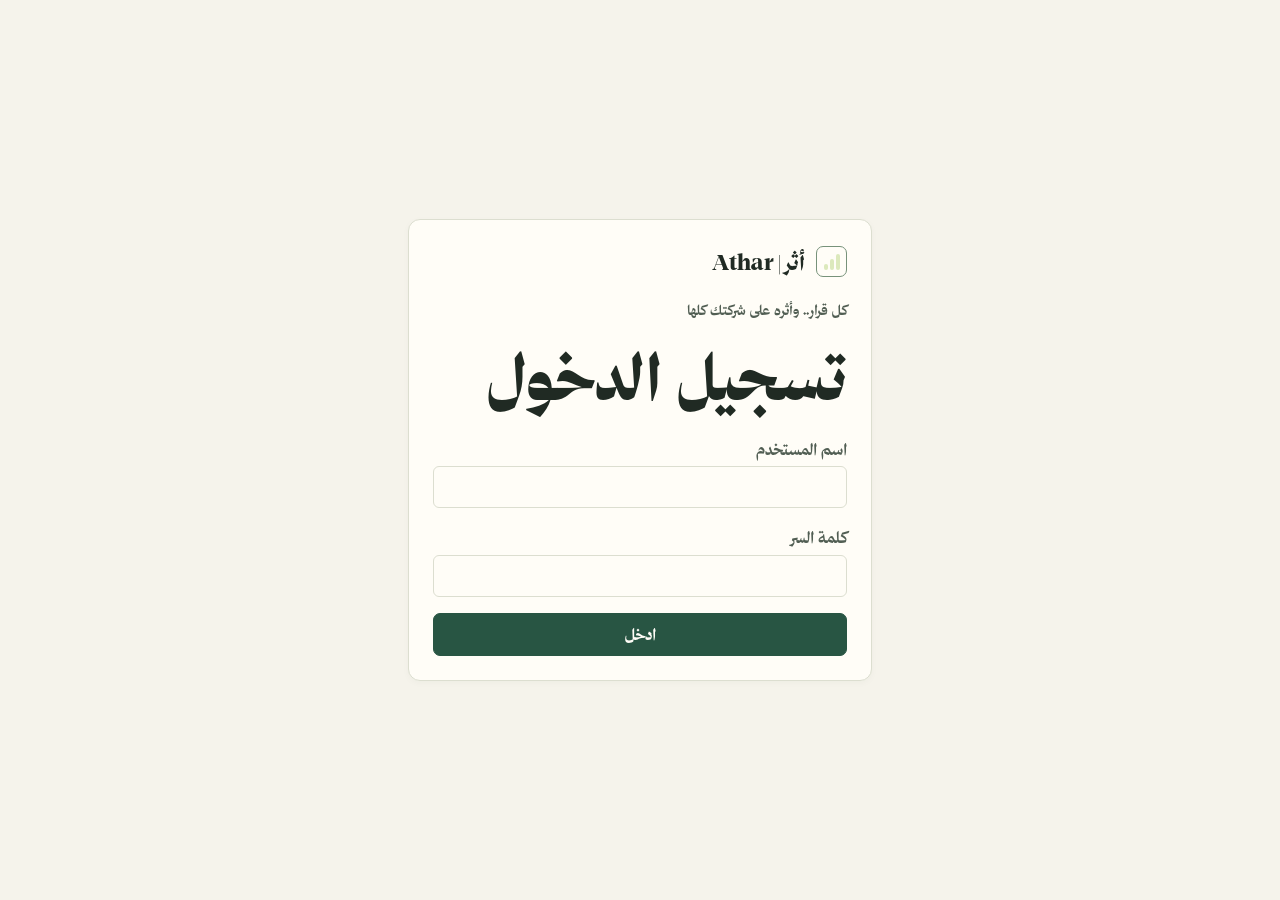
<file: static/login.html>
<!doctype html>
<html lang="ar" dir="rtl" data-theme="light">
<head>
    <meta charset="utf-8">
    <meta name="viewport" content="width=device-width, initial-scale=1">
    <link rel="icon" href="data:,">
    <title>تسجيل الدخول · أثر | Athar</title>
    <link rel="stylesheet" href="/static/css/app.css">
    <link rel="stylesheet" href="/static/css/access.css">
    <script defer src="/static/js/login.js"></script>
</head>
<body class="access-shell">
    <main class="card access-card stack">
        <div class="access-heading">
            <p class="brand"><span class="brand-mark" aria-hidden="true"><i></i><i></i><i></i></span> أثر | Athar</p>
            <p class="brand-tagline">كل قرار.. وأثره على شركتك كلها</p>
            <h1>تسجيل الدخول</h1>
        </div>
        <form id="login-form" method="post" class="stack">
            <label class="field" for="username">اسم المستخدم
                <input id="username" name="username" autocomplete="username" maxlength="80" required dir="auto">
            </label>
            <label class="field" for="password">كلمة السر
                <input id="password" name="password" type="password" autocomplete="current-password" maxlength="256" required dir="auto">
            </label>
            <p class="notice error" id="login-error" role="alert" hidden></p>
            <button class="button primary" type="submit">ادخل</button>
        </form>
    </main>
</body>
</html>
</file>
<file: static/css/app.css>
@font-face {
    font-family: "Thmanyah Serif Text";
    src: url("../fonts/ThmanyahSerifText-Bold.otf") format("opentype");
    font-weight: 400 700;
    font-display: block;
}
@font-face {
    font-family: "Thmanyah Serif Text";
    src: url("../fonts/ThmanyahSerifText-Black.otf") format("opentype");
    font-weight: 900;
    font-display: block;
}
@font-face {
    font-family: "Thmanyah Serif Display";
    src: url("../fonts/ThmanyahSerifDisplay-Bold.otf") format("opentype");
    font-weight: 700;
    font-display: block;
}
@font-face {
    font-family: "Thmanyah Serif Display";
    src: url("../fonts/ThmanyahSerifDisplay-Black.otf") format("opentype");
    font-weight: 900;
    font-display: block;
}

:root {
    color-scheme: light;
    --canvas: #f5f3eb;
    --paper: #fffdf7;
    --inset: #f1f2e8;
    --line: #dcded0;
    --ink: #202a23;
    --muted: #515e53;
    --accent: #285543;
    --accent-ink: #fffdf7;
    --success: #234c3a;
    --success-bg: #e8efe4;
    --error: #842d24;
    --error-bg: #faece6;
    --rail: #19372d;
    --rail-ink: #f6f5e6;
    --rail-active: #dce9bc;
    --shadow: 0 2px 7px #28362c08;
}
:root[data-theme="dark"] {
    color-scheme: dark;
    --canvas: #171e19;
    --paper: #202923;
    --inset: #26332a;
    --line: #3d4c40;
    --ink: #f2f3e7;
    --muted: #bcc8ba;
    --accent: #c5dca9;
    --accent-ink: #19372d;
    --success: #d2e9b7;
    --success-bg: #293c2b;
    --error: #fac0b4;
    --error-bg: #472b28;
    --rail: #131f18;
    --rail-ink: #f1f4e6;
    --rail-active: #c5dca9;
    --shadow: none;
}

* { box-sizing: border-box; }
[x-cloak] { display: none !important; }
body {
    margin: 0;
    background: var(--canvas);
    color: var(--ink);
    font-family: "Thmanyah Serif Text";
    font-size: 16px;
    line-height: 1.65;
}
a { color: inherit; }
button, input, select { font: inherit; color: inherit; }
button, select, summary { cursor: pointer; }
:focus-visible { outline: 2px solid var(--accent); outline-offset: 4px; }
h1, h2, h3, p, dl { margin: 0; }
h1, h2 { font-family: "Thmanyah Serif Display"; font-weight: 900; line-height: 1.35; }
h1 { font-size: clamp(2.7rem, 5vw, 4rem); }
h2 { font-size: 1.6rem; }
h3 { font-size: 1.08rem; font-weight: 900; }
p { color: var(--muted); }
.skip-link {
    position: fixed;
    z-index: 2;
    inset-block-start: 10px;
    inset-inline-start: 12px;
    padding: 8px 12px;
    clip-path: inset(50%);
    overflow: hidden;
    background: var(--paper);
}
.skip-link:focus { clip-path: none; }

.workspace { display: grid; min-height: 100vh; grid-template-columns: 214px minmax(0, 1fr); }
.sidebar { padding: 31px 16px; background: var(--rail); color: var(--rail-ink); }
.sidebar :focus-visible { outline-color: var(--rail-active); }
.brand {
    display: flex;
    align-items: center;
    gap: 11px;
    padding-inline: 8px;
    font-family: "Thmanyah Serif Display";
    font-size: 1.35rem;
    font-weight: 900;
    text-decoration: none;
    white-space: nowrap;
}
.brand-mark {
    width: 31px;
    height: 31px;
    flex: 0 0 31px;
    display: flex;
    align-items: end;
    justify-content: center;
    gap: 2px;
    padding: 6px;
    border: 1px solid #77927a;
    border-radius: 7px;
    direction: ltr;
}
.brand-mark i { display: block; width: 4px; background: var(--rail-active); border-radius: 2px; }
.brand-mark i:nth-child(1) { height: 6px; }
.brand-mark i:nth-child(2) { height: 11px; }
.brand-mark i:nth-child(3) { height: 16px; }
.sidebar nav { display: grid; gap: 4px; margin-block-start: 41px; }
.sidebar nav a {
    padding: 9px 12px;
    text-decoration: none;
    border-radius: 6px;
    white-space: nowrap;
    font-size: .95rem;
}
.sidebar nav a:hover { background: #ffffff14; }
.sidebar nav a[aria-current="page"] { background: var(--rail-active); color: #19372d; font-weight: 900; }

.topbar {
    min-height: 80px;
    padding: 14px clamp(18px, 4vw, 64px);
    display: flex;
    align-items: center;
    justify-content: space-between;
    gap: 12px;
    border-bottom: 1px solid var(--line);
    background: var(--paper);
}
.company-control { display: flex; align-items: center; gap: 12px; }
.company-control label { color: var(--muted); }
input:not([type="range"]):not([type="file"]), select, .theme-button {
    min-width: 0;
    padding: 7px 11px;
    border: 1px solid var(--line);
    border-radius: 6px;
    background: var(--paper);
}
.theme-button { display: inline-flex; align-items: center; gap: 7px; white-space: nowrap; }
.theme-icon { display: block; width: 12px; height: 12px; border-radius: 50%; box-shadow: 3px -2px 0 0 var(--accent); }

main { max-width: 1370px; margin-inline: auto; padding: 38px clamp(18px, 4vw, 64px) 54px; }
.page-title { display: flex; align-items: end; justify-content: space-between; gap: 12px 20px; margin-bottom: 28px; }
.page-title p { margin-top: 5px; }
.page-title .sector { border-block-end: 2px solid var(--accent); color: var(--accent); padding: 0 4px 4px; }
.data-grid { display: grid; grid-template-columns: minmax(0, 1.3fr) minmax(0, 1fr); gap: 18px; align-items: stretch; }
.card { min-width: 0; padding: 22px 24px; border: 1px solid var(--line); border-radius: 12px; background: var(--paper); box-shadow: var(--shadow); }
.card h2 { margin-bottom: 13px; }
.demo-action {
    display: flex;
    align-items: center;
    justify-content: space-between;
    gap: 12px;
    padding: 14px;
    border-radius: 8px;
    background: var(--inset);
}
.demo-action p { font-size: .88rem; }
.button { padding: 8px 13px; border: 1px solid var(--accent); border-radius: 7px; }
.button:not(:disabled):hover { filter: brightness(.92); }
.button:disabled { opacity: .48; cursor: default; }
.primary { background: var(--accent); color: var(--accent-ink); }
.secondary { background: var(--paper); color: var(--accent); }
.upload-form { display: grid; grid-template-columns: minmax(0, 1fr) auto; gap: 8px; margin-top: 17px; }
.upload-form h3 { grid-column: 1 / -1; }
.file-picker {
    position: relative;
    display: grid;
    align-items: center;
    padding: 7px 11px;
    border: 1px dashed var(--accent);
    border-radius: 6px;
    color: var(--accent);
}
.file-picker:focus-within { outline: 2px solid var(--accent); outline-offset: 2px; }
.file-label { overflow: hidden; text-overflow: ellipsis; white-space: nowrap; }
.file-picker input { position: absolute; inset: 0; opacity: 0; inline-size: 100%; cursor: pointer; }
.template-links { margin-top: 14px; border-block-start: 1px solid var(--line); }
.template-links a {
    display: flex;
    justify-content: space-between;
    align-items: center;
    gap: 12px;
    border-bottom: 1px solid var(--line);
    padding: 8px 0;
    color: var(--accent);
    text-underline-offset: 4px;
}
.template-links bdi { flex-shrink: 0; font-size: .87rem; }
details { margin-block-start: 12px; color: var(--muted); font-size: .9rem; }
details p { margin-top: 6px; }
details ul { margin-block-end: 0; }
.notice, .validation-card, .active-card { margin-top: 18px; }
.notice { padding: 10px 14px; border-radius: 6px; }
.error { background: var(--error-bg); color: var(--error); }
.success { background: var(--success-bg); color: var(--success); }
.active-title { display: flex; align-items: start; justify-content: space-between; gap: 12px; }
.active-title h2 { margin-bottom: 3px; }
.active-title p { overflow-wrap: anywhere; }
.status {
    display: inline-flex;
    align-items: center;
    gap: 6px;
    padding: 2px 9px;
    border-radius: 6px;
    background: var(--success-bg);
    color: var(--success);
    white-space: nowrap;
    font-size: .87rem;
}
.status i { width: 6px; height: 6px; border-radius: 50%; background: currentColor; }
.metrics { display: flex; flex-wrap: wrap; gap: 12px 0; margin-top: 16px; border-top: 1px solid var(--line); padding-top: 16px; }
.metrics div { flex: 1 0 130px; padding-inline: 13px; border-inline-start: 1px solid var(--line); }
.metrics dt { color: var(--muted); font-size: .92rem; }
.metrics dd { margin: 0; font-size: 1.55rem; line-height: 1.25; font-weight: 900; }
.table-scroll { overflow-x: auto; }
table { width: 100%; border-collapse: collapse; text-align: start; }
th, td { text-align: start; padding: 8px 10px; border-bottom: 1px solid var(--line); }
th { background: var(--inset); white-space: nowrap; }
.validation-card h2 { color: var(--error); }
.model-form { margin-top: 18px; }
.model-form > .button { margin-top: 18px; }
.model-side { display: grid; gap: 18px; }
.fields, .rules { display: grid; gap: 10px; }
.fields label, .rule {
    display: grid;
    grid-template-columns: minmax(0, 1fr) minmax(74px, .75fr);
    gap: 10px;
    align-items: center;
}
.rule .status { justify-self: start; }
.slider { display: grid; grid-template-columns: 1fr auto; align-items: center; gap: 2px 10px; }
.slider input { grid-column: 1 / -1; width: 100%; accent-color: var(--accent); }

@media (max-width: 1050px) {
    .demo-action { align-items: start; flex-direction: column; }
}
@media (max-width: 780px) {
    .workspace, .data-grid { grid-template-columns: minmax(0, 1fr); }
    .sidebar { padding: 12px 16px; }
    .sidebar nav { display: flex; overflow-x: auto; margin-top: 12px; }
    .topbar { min-height: 62px; }
    main { padding-block-start: 25px; }
    .demo-action { flex-direction: row; align-items: center; }
}
@media (max-width: 470px) {
    .topbar { flex-wrap: wrap; }
    .page-title { flex-wrap: wrap; }
    .card { padding: 17px; }
    .demo-action { flex-direction: column; align-items: start; }
    .active-title { flex-wrap: wrap; }
}

:root {
    --space-1: 4px;
    --space-2: 8px;
    --space-3: 12px;
    --space-4: 16px;
    --space-5: 24px;
    --space-6: 32px;
    --space-7: 48px;
    --radius: 12px;
    --chart-main: #286d59;
    --chart-reference: #98a38d;
    --chart-band: #286d5926;
    --chart-danger: #ae372d;
    --series-1: #467968;
    --series-2: #9c743c;
    --series-3: #697d2f;
    --series-4: #557d97;
    --series-5: #985f77;
    --series-6: #855c43;
}
:root[data-theme="dark"] {
    --chart-main: #aad69d;
    --chart-reference: #80978a;
    --chart-band: #aad69d30;
    --chart-danger: #ff9a87;
    --series-1: #84bcab;
    --series-2: #e4b16b;
    --series-3: #b5c970;
    --series-4: #90b9d4;
    --series-5: #d8a2bd;
    --series-6: #d9a284;
}

body { font-synthesis: none; }
:where(button, select, input, textarea) { max-inline-size: 100%; }
textarea { font: inherit; color: inherit; padding: var(--space-2) var(--space-3); border: 1px solid var(--line); border-radius: 6px; background: var(--paper); resize: vertical; }
small { font-size: .85rem; color: var(--muted); }
summary, .text-button { color: var(--accent); }
.button { display: inline-flex; justify-content: center; align-items: center; text-decoration: none; line-height: 1.55; min-block-size: 42px; }
.brand { padding-block-end: var(--space-5); border-block-end: 1px solid #ffffff24; }
.brand-tagline { margin-block: var(--space-2) 0; font-size: 0.875rem; }
.sidebar .brand-tagline { color: var(--rail-ink); }
.sidebar nav { margin-block-start: var(--space-5); gap: var(--space-5); }
.nav-group { display: grid; gap: var(--space-1); }
.nav-group p { padding-inline: var(--space-3); color: #bfceba; font-size: .82rem; margin-block-end: var(--space-1); }
.sidebar nav a { border-inline-start: 2px solid transparent; }
.sidebar nav a[aria-current="page"] { border-inline-start-color: #87a05f; }
.topbar { padding-inline: clamp(18px, 3.3vw, 52px); }
main { padding-inline: clamp(18px, 3.3vw, 52px); }
.page-title { align-items: end; gap: var(--space-4) var(--space-5); margin-block-end: var(--space-6); }
.page-title h1 { font-size: clamp(2.15rem, 4vw, 3.4rem); letter-spacing: 0; }
.page-title .context { color: var(--accent); margin-block: 0 var(--space-1); }
.page-title > .button { flex-shrink: 0; }
.card { padding: var(--space-5); border-radius: var(--radius); }
.card-heading, .snapshot {
    display: flex; align-items: center; justify-content: space-between; flex-wrap: wrap;
    gap: var(--space-3) var(--space-5);
}
.card-heading { margin-block-end: var(--space-4); }
.card-heading h2, .snapshot h2 { margin-block-end: var(--space-1); }
.card-heading p, .snapshot p, .kpi-detail, .secondary-text { font-size: .91rem; }
.snapshot { padding: var(--space-4) var(--space-5); background: var(--inset); border: 1px solid var(--line); border-radius: var(--radius); }
.snapshot-info { border-inline-start: 3px solid var(--chart-main); padding-inline-start: var(--space-3); }
.snapshot h2 { font-size: 1.27rem; }
.stack { display: grid; grid-template-columns: minmax(0, 1fr); gap: var(--space-4); }
.split-grid { display: grid; grid-template-columns: minmax(0, 1.35fr) minmax(0, 1fr); gap: var(--space-4); align-items: start; }
.actions { display: flex; align-items: center; flex-wrap: wrap; gap: var(--space-2); }
.spaced { margin-block-start: var(--space-4); }
.chip { border-color: var(--line); background: var(--inset); color: var(--accent); padding: 5px 10px; min-block-size: 36px; font-size: .88rem; }
.empty { padding: var(--space-5); border: 1px dashed var(--line); border-radius: var(--radius); background: var(--inset); color: var(--muted); }
.empty h2 { color: var(--ink); margin-block-end: var(--space-2); }
.empty .button { margin-block-start: var(--space-3); }
.notice { background: var(--inset); color: var(--ink); overflow-wrap: anywhere; }
.notice p { color: inherit; }
.notice.error, .status.error { background: var(--error-bg); color: var(--error); }
.notice.success { background: var(--success-bg); color: var(--success); }
.page-feedback { margin-block: 0 var(--space-4); }
.toast { position: fixed; z-index: 5; inset-inline-end: var(--space-4); inset-block-end: var(--space-4); max-inline-size: min(420px, calc(100% - 32px)); box-shadow: 0 4px 22px #0003; }
.status.neutral { background: var(--inset); color: var(--muted); border: 1px solid var(--line); }
.kpi-grid { display: grid; grid-template-columns: repeat(4, minmax(0, 1fr)); gap: var(--space-3); }
.kpi { padding: var(--space-4); border-block-start: 3px solid var(--chart-main); }
.kpi h3 { color: var(--muted); }
.kpi-value { font-size: clamp(1.35rem, 2.9vw, 2.45rem); font-weight: 900; line-height: 1.35; margin-block: var(--space-2); overflow-wrap: anywhere; }
.kpi-detail { display: flex; align-items: center; justify-content: space-between; gap: var(--space-1); flex-wrap: wrap; }
.kpi-detail > span:first-child { color: var(--muted); }
.insight { background: var(--inset); }
.insight > p { max-inline-size: 65ch; line-height: 1.85; }
.chart { position: relative; block-size: 290px; min-inline-size: 0; }
.chart.compact { block-size: 275px; }
.chart.mini { block-size: 220px; margin-block-start: var(--space-3); }
.chart-key { display: inline-flex; align-items: center; gap: var(--space-2); font-size: .87rem; color: var(--muted); }
.chart-key i { display: block; inline-size: 3px; block-size: 15px; background: var(--chart-danger); border-radius: 1px; }
.chart-scroll { overflow-x: auto; }
.chart-scroll > .gantt { min-inline-size: 535px; }
.chart-scroll > .production-plan { min-inline-size: 600px; }
.table-scroll { border-radius: 8px; }
.table-scroll + * { margin-block-start: var(--space-3); }
.numeric-table { min-inline-size: 390px; }
.plans-table { min-inline-size: 560px; }
.plans-table td:last-child { min-inline-size: 150px; }
th, td { padding: 10px var(--space-3); vertical-align: top; }
tbody th { background: transparent; white-space: normal; }
tbody tr:nth-child(even) { background: color-mix(in srgb, var(--inset) 50%, var(--paper)); }
tbody tr:last-child > * { border-block-end: 0; }
.audit-scroll { max-block-size: 380px; }
.audit-scroll thead { position: sticky; inset-block-start: 0; background: var(--inset); }
.select-control { display: flex; align-items: center; flex-wrap: wrap; gap: var(--space-2); max-inline-size: 100%; }
.field-group { display: grid; grid-template-columns: repeat(2, minmax(0, 1fr)); gap: var(--space-3); }
.field { display: grid; gap: var(--space-1); min-inline-size: 0; color: var(--muted); }
.field-wide { grid-column: 1 / -1; }
.change-fields { margin: 0; border: 1px solid var(--line); border-radius: 8px; padding: var(--space-3); min-inline-size: 0; }
.change-fields legend { padding-inline: var(--space-2); color: var(--muted); }
.text-button { background: transparent; border: 0; text-decoration: underline; text-underline-offset: 3px; padding: 0; }
.change-fields .text-button { margin-block-start: var(--space-2); }
.presets { margin-block-end: var(--space-3); }
.change-summary { margin: 0; padding-inline-start: var(--space-5); }
.risk-grid { display: grid; grid-template-columns: repeat(2, minmax(0, 1fr)); gap: var(--space-2); margin-block-start: var(--space-4); }
.risk-grid div { background: var(--paper); padding: var(--space-2) var(--space-3); border: 1px solid var(--line); border-radius: 8px; }
.risk-grid dt { font-size: .82rem; color: var(--muted); }
.risk-grid dd { margin: 0; font-size: 1.4rem; font-weight: 900; }
.chat-panel { max-inline-size: 980px; }
.thread { display: flex; flex-direction: column; gap: var(--space-4); min-block-size: 190px; max-block-size: 480px; overflow-y: auto; padding: var(--space-4); background: var(--inset); border-radius: var(--radius); margin-block-end: var(--space-4); }
.bubble { align-self: start; padding: var(--space-3) var(--space-4); border-radius: 8px 8px 2px 8px; background: var(--accent); color: var(--accent-ink); max-inline-size: 87%; }
.bubble p { color: inherit; white-space: pre-wrap; overflow-wrap: anywhere; text-align: start; }
.bubble h3 { font-size: .82rem; opacity: .86; }
.bubble.assistant { max-inline-size: min(90%, 76ch); align-self: end; background: var(--paper); color: var(--ink); border: 1px solid var(--line); border-radius: 8px 8px 8px 2px; }
.compose { display: grid; grid-template-columns: minmax(0, 1fr) auto; gap: var(--space-2); }
.calibrations { margin-block-start: var(--space-3); }
.calibrations div { display: flex; justify-content: space-between; gap: var(--space-3); padding-block: var(--space-2); border-block-end: 1px solid var(--line); }
.calibrations dd { margin: 0; }
.visually-hidden { position: absolute; inline-size: 1px; block-size: 1px; margin: -1px; overflow: hidden; clip-path: inset(50%); }

@media (max-width: 1050px) {
    .kpi-grid { grid-template-columns: repeat(2, minmax(0, 1fr)); }
    .split-grid { grid-template-columns: minmax(0, 1fr); }
}
@media (max-width: 780px) {
    .brand { padding-block-end: var(--space-2); }
    .sidebar nav {
        display: grid;
        grid-template-columns: repeat(3, minmax(0, 1fr));
        gap: var(--space-1);
        margin-block-start: var(--space-2);
        overflow: visible;
    }
    .nav-group { display: contents; }
    .nav-group p { display: none; }
    .sidebar nav a {
        display: grid;
        place-items: center;
        min-block-size: 40px;
        padding: 5px;
        white-space: normal;
        text-align: center;
        line-height: 1.3;
    }
    .page-title { margin-block-end: var(--space-4); }
}
@media (max-width: 470px) {
    .card, .snapshot, .empty { padding: var(--space-4); }
    .topbar { gap: var(--space-2); }
    .company-control { gap: var(--space-2); }
    .company-control label { font-size: .92rem; }
    .theme-button { min-height: 36px; }
    .kpi-grid { gap: var(--space-2); }
    .kpi { padding: var(--space-3); }
    .kpi h3 { font-size: .95rem; }
    .field-group { grid-template-columns: minmax(0, 1fr); }
    .chart-scroll > .chart { min-inline-size: 0; }
    .chart-scroll > .production-plan { min-block-size: 235px; }
    .thread { padding: var(--space-2); }
    .compose { grid-template-columns: minmax(0, 1fr); }
    .compose .button { justify-self: start; }
}

.enterprise-snapshot .actions { min-inline-size: 0; }
.enterprise-heading { display: flex; justify-content: space-between; align-items: end; flex-wrap: wrap; gap: var(--space-3); }
.enterprise-heading p { margin: 0; color: var(--muted); }
.enterprise-select { display: grid; gap: var(--space-1); max-inline-size: 100%; }
.enterprise-select select, .enterprise-snapshot select { max-inline-size: 100%; }
.enterprise-graph {
    display: grid;
    grid-template-columns: minmax(0, 1fr) auto minmax(0, 1.1fr) auto minmax(0, 1fr);
    align-items: start;
    gap: var(--space-2);
    margin-block-start: var(--space-4);
}
.enterprise-graph h3 { margin-block: 0 var(--space-2); }
.enterprise-branch ul { list-style: none; padding: 0; margin: 0; display: grid; gap: var(--space-1); }
.enterprise-branch button {
    display: grid;
    width: 100%;
    gap: 2px;
    padding: var(--space-2) var(--space-3);
    border: 1px solid var(--line);
    border-radius: 6px;
    text-align: start;
    background: var(--inset);
    color: var(--ink);
}
.enterprise-branch button:hover { border-color: var(--accent); color: var(--accent); }
.enterprise-branch small, .enterprise-branch p { color: var(--muted); }
.enterprise-arrow { color: var(--accent); font-size: 1.35rem; margin-block-start: 48px; line-height: 1; }
.enterprise-arrow.is-empty { visibility: hidden; }
.enterprise-focus {
    background: var(--accent);
    color: var(--accent-ink);
    border-radius: var(--radius);
    padding: var(--space-4);
    overflow-wrap: anywhere;
}
.enterprise-focus p { color: inherit; }
.enterprise-type, .enterprise-definition { font-size: .9rem; }
.enterprise-value { font-size: 1.2rem; margin-block: 0 var(--space-2); }
.enterprise-definition { margin-block-end: 0; }
.enterprise-directory summary { cursor: pointer; }
.enterprise-directory .table-scroll { margin-block-start: var(--space-3); }

@media (max-width: 780px) {
    .enterprise-graph { grid-template-columns: minmax(0, 1fr); }
    .enterprise-arrow { margin: 0; justify-self: center; transform: rotate(-90deg); }
    .enterprise-branch ul { grid-template-columns: repeat(auto-fit, minmax(min(120px, 100%), 1fr)); }
}

.impact-form > .enterprise-select { max-inline-size: 24rem; }
.impact-fieldset { min-inline-size: 0; padding: 0; border: 0; margin: 0; }
.impact-fieldset legend { font-weight: 900; }
.impact-form-row {
    display: grid;
    grid-template-columns: minmax(0, 2fr) minmax(0, 1.45fr) repeat(2, minmax(0, 1fr)) auto;
    align-items: end;
    gap: var(--space-2);
    padding-block: var(--space-2);
}
.impact-form-row + .impact-form-row { border-block-start: 1px solid var(--line); }
.impact-form-row label { display: grid; gap: 3px; min-inline-size: 0; }
.impact-form-row :is(select, input) { inline-size: 100%; min-inline-size: 0; }
.impact-form-row input { text-align: right; }
.impact-form-row small { grid-column: 1 / -1; color: var(--muted); }
.impact-legend { display: flex; flex-wrap: wrap; gap: var(--space-2); list-style: none; padding: 0; }
.impact-legend li { border-radius: 5px; padding: 1px 8px; }
.impact-up { --effect-ink: var(--success); --effect-bg: var(--success-bg); }
.impact-down { --effect-ink: var(--error); --effect-bg: var(--error-bg); }
.impact-shift { --effect-ink: var(--ink); --effect-bg: var(--inset); }
.impact-legend li, .impact-focus, .enterprise-branch button:is(.impact-up, .impact-down, .impact-shift) {
    color: var(--effect-ink, var(--ink));
    background: var(--effect-bg, var(--inset));
}
.impact-focus { border-inline-start: 4px solid var(--effect-ink, var(--line)); }
.impact-charts { display: grid; grid-template-columns: repeat(2, minmax(0, 1fr)); gap: var(--space-3); }
.impact-charts .chart { height: 280px; }
@media (max-width: 780px) {
    .impact-charts { grid-template-columns: minmax(0, 1fr); }
    .impact-form-row { grid-template-columns: repeat(2, minmax(0, 1fr)); }
    .impact-form-row label:nth-child(-n+2) { grid-column: 1 / -1; }
}

.scenario-save { align-items: end; }
.scenario-save label { flex: 1 1 14rem; }
.scenario-options {
    border: 1px solid var(--line);
    border-radius: .75rem;
    display: grid;
    gap: .6rem;
    margin: 0;
    min-inline-size: 0;
    padding: .75rem;
}
.scenario-options label {
    align-items: baseline;
    display: flex;
    gap: .45rem;
    overflow-wrap: anywhere;
}
.scenario-options input[type="checkbox"] {
    accent-color: var(--chart-main);
    inline-size: 1rem;
    min-block-size: 1rem;
    flex: none;
}
.scenario-options button { justify-self: start; }
.scenario-driver-list {
    display: grid;
    grid-template-columns: repeat(auto-fit, minmax(min(100%, 13rem), 1fr));
    gap: .5rem 1rem;
}
[data-testid="scenario-comparison"] thead th { white-space: nowrap; }
[data-testid="scenario-comparison"] thead th:nth-child(n+4) {
    min-inline-size: 7rem;
    max-inline-size: 15rem;
    white-space: normal;
    overflow-wrap: anywhere;
}
[data-testid="tornado-result"] .chart { overflow: hidden; }
[data-testid="tornado-result"] tbody th { min-inline-size: 7rem; }
[data-testid="tornado-result"] td:has(small:not([style*="display: none"])) { white-space: normal; min-inline-size: 10rem; }
[data-testid="tornado-result"] th small, [data-testid="tornado-result"] td small { display: block; color: var(--muted); }

[data-testid="page-connectors"] .field :is(input, select) {
    min-inline-size: 0;
    max-inline-size: 100%;
}
[data-testid="page-connectors"] .card > :is(.actions, .field-group, details, .table-scroll) {
    margin-block-start: var(--space-3);
}
@media (max-width: 470px) {
    [data-testid="page-connectors"] :is(th, td) { padding-inline: 5px; }
    [data-testid="page-connectors"] th { white-space: normal; }
    [data-testid="page-connectors"] td { overflow-wrap: anywhere; }
}
[data-testid="page-connectors"] .import-number { white-space: nowrap; }
[data-testid="p6-activities"] td:first-child { min-inline-size: 105px; }
</file>
<file: static/css/access.css>
.access-shell {
    min-height: 100dvh;
    display: grid;
    place-items: center;
    padding: 1rem;
}

.access-card {
    width: min(100%, 29rem);
}

.access-heading {
    display: grid;
    gap: 0.7rem;
}

.access-heading .brand {
    padding: 0;
    color: var(--text);
    border: 0;
}

.access-card [hidden] {
    display: none;
}

.account-controls {
    display: flex;
    align-items: center;
    flex-wrap: wrap;
    gap: 0.5rem;
}

.access-admin {
    width: min(100%, 48rem);
}

.access-company-list {
    display: flex;
    flex-wrap: wrap;
    gap: 0.75rem 1.25rem;
    border: 0;
    padding: 0;
    margin: 0;
}

.access-company-list label {
    display: flex;
    align-items: center;
    gap: 0.4rem;
}

.access-company-list input {
    width: auto;
}
</file>
